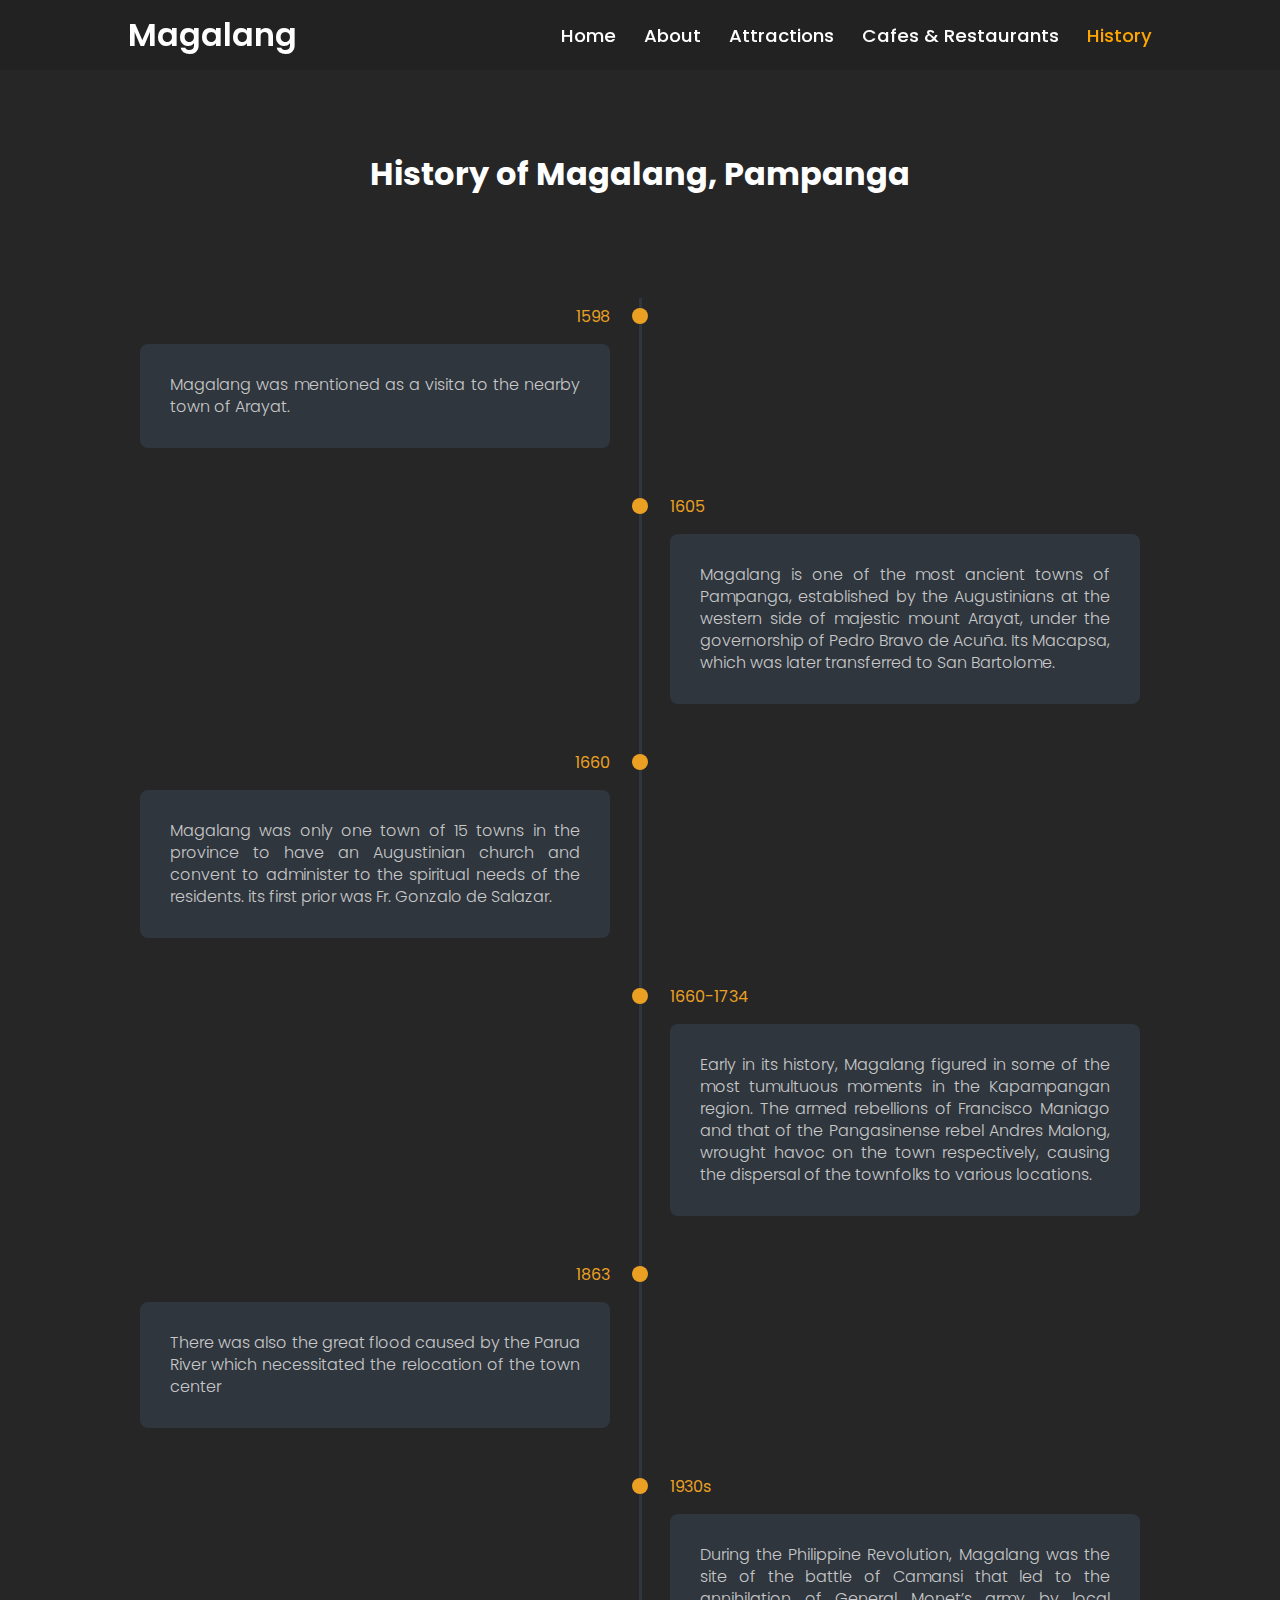
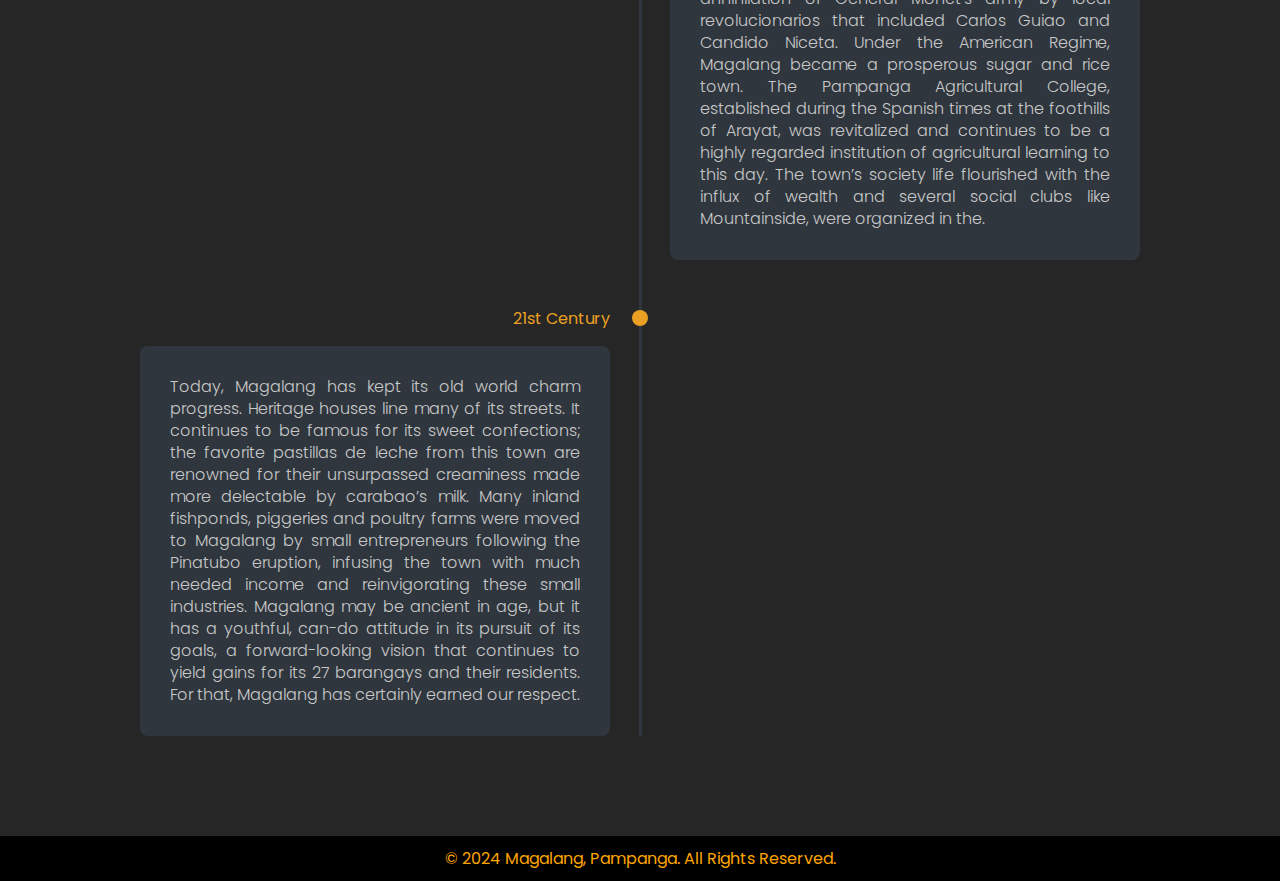
<file: history/history.html>
<!DOCTYPE html>
<html lang="en">
<head>
    <meta charset="UTF-8">
    <meta name="viewport" content="width=device-width, initial-scale=1.0">
    <title>History</title>
    <link href='https://unpkg.com/boxicons@2.1.4/css/boxicons.min.css' rel='stylesheet'>
    <link rel="stylesheet" href="history.css">
    <link rel="preconnect" href="https://fonts.googleapis.com">
    <link rel="preconnect" href="https://fonts.gstatic.com" crossorigin>
    <link href="https://fonts.googleapis.com/css2?family=Poppins:ital,wght@0,100;0,200;0,300;0,400;0,500;0,600;0,700;0,800;0,900;1,100;1,200;1,300;1,400;1,500;1,600;1,700;1,800;1,900&display=swap" rel="stylesheet">
</head>
<body>
    <header class="header" id="header">
        <a href="#" class="logo">Magalang</a>

        <input type="checkbox" id="check">
        <label for="check" class="icons">
            <i class='bx bx-menu' id="menu-icon"></i>
            <i class='bx bx-x' id="close-icon"></i>
        </label>

        <nav class="navbar">
            <a href="../home/index.html" style="--i:0;">Home</a>
            <a href="../about/abt.html" style="--i:1;">About</a>
            <a href="../attr/attra.html" style="--i:2;">Attractions</a>
            <a href="../res/res.html" style="--i:3;">Cafes & Restaurants</a>
            <a href="../history/history.html" style="--i:4;" id="home">History</a>
        </nav>
    </header>

    <h1>History of Magalang, Pampanga</h1> 

    <section class="tl-section">
        <div class="tl-items">
            <div class="tl-item">
                <div class="tl-dot"></div>
                <div class="tl-date">1598</div>
                <div class="tl-content">
                    <p>Magalang was mentioned as a visita to the nearby town of Arayat.</p>
                </div>
            </div>
            <div class="tl-item">
                <div class="tl-dot"></div>
                <div class="tl-date">1605</div>
                <div class="tl-content">
                    <p>Magalang is one of the most ancient towns of Pampanga, established by the Augustinians at the western side of majestic mount Arayat, under the governorship of Pedro Bravo de Acuña. Its Macapsa, which was later transferred to San Bartolome.</p>
                </div>
            </div>
            <div class="tl-item">
                <div class="tl-dot"></div>
                <div class="tl-date">1660</div>
                <div class="tl-content">
                    <p>Magalang was only one town of 15 towns in the province to have an Augustinian church and convent to administer to the spiritual needs of the residents. its first prior was Fr. Gonzalo de Salazar.</p>
                </div>
            </div>
            <div class="tl-item">
                <div class="tl-dot"></div>
                <div class="tl-date">1660-1734</div>
                <div class="tl-content">
                    <p>Early in its history, Magalang figured in some of the most tumultuous moments in the Kapampangan region. The armed rebellions of Francisco Maniago and that of the Pangasinense rebel Andres Malong, wrought havoc on the town  respectively, causing the dispersal of the townfolks to various locations.</p>
                </div>
            </div>
            <div class="tl-item">
                <div class="tl-dot"></div>
                <div class="tl-date">1863</div>
                <div class="tl-content">
                    <p>There was also the great flood caused by the Parua River  which necessitated the relocation of the town center</p>
                </div>
            </div>
            <div class="tl-item">
                <div class="tl-dot"></div>
                <div class="tl-date">1930s</div>
                <div class="tl-content">
                    <p>During the Philippine Revolution, Magalang was the site of the battle of Camansi that led to the annihilation of General Monet’s army by local revolucionarios that included Carlos Guiao and Candido Niceta. Under the American Regime, Magalang became a prosperous sugar and rice town. The Pampanga Agricultural College, established during the Spanish times at the foothills of Arayat, was revitalized and continues to be a highly regarded institution of agricultural learning to this day. The town’s society life flourished with the influx of wealth and several social clubs like Mountainside, were organized in the.</p>
                 </div>
             </div>
             <div class="tl-item">
                <div class="tl-dot"></div>
                <div class="tl-date">21st Century</div>
                <div class="tl-content">
                    <p> Today, Magalang has kept its old world charm progress. Heritage houses line many of its streets. It continues to be famous for its sweet confections; the favorite pastillas de leche from this town are renowned for their unsurpassed creaminess made more delectable by carabao’s milk. Many inland fishponds, piggeries and poultry farms were moved to Magalang by small entrepreneurs following the Pinatubo eruption, infusing the town with much needed income and reinvigorating these small industries. Magalang may be ancient in age, but it has a youthful, can-do attitude in its pursuit of its goals, a forward-looking vision that continues to yield gains for its 27 barangays and their residents. For that, Magalang has certainly earned our respect.</p>
                 </div>
             </div>
        </div>
    </section>

    <footer>
        &copy; 2024 Magalang, Pampanga. All Rights Reserved.
    </footer>

</body>
</html>
</file>
<file: history/history.css>
@import url('https://fonts.googleapis.com/css2?family=Poppins:ital,wght@0,100;0,200;0,300;0,400;0,500;0,600;0,700;0,800;0,900;1,100;1,200;1,300;1,400;1,500;1,600;1,700;1,800;1,900&display=swap');

* {
    font-family: 'Poppins';
    margin: 0;
    padding: 0;
    box-sizing: border-box;
}

html {
    scroll-behavior: smooth;
}

body {
    background: rgb(38, 38, 38);
    background-size: cover;
    background-position: center;
}

#home {
    color: orange;
}

.header {
    position: fixed;
    top: 0;
    left: 0;
    width: 100%;
    padding: 1.3rem 10%;
    /* background: rgba(0,0,0,.1); */
    backdrop-filter: blur(50px);
    display: flex;
    justify-content: space-between;
    align-items: center;
    z-index: 100;
    height: 70px;
}

.header::before {
    content: '';
    position: absolute;
    top: 0;
    left: 0;
    width: 100%;
    height: 100%;
    background: rgba(0,0,0,.1);
    backdrop-filter: blur(50px);
    z-index: -1;
}

.header::after {
    content: '';
    position: absolute;
    top: 0;
    left: -100%;
    width: 100%;
    height: 100%;
    background: linear-gradient(90deg, transparent, rgba(255, 255, 255, .4), transparent);
    transition: 1s;
}

.header:hover::after {
    left: 100%;
}

.logo {
    font-size: 2rem;
    color: white;
    text-decoration: none;
    font-weight: 600;
}

.navbar a {
    font-size: 1.15rem;
    color: white;
    text-decoration: none;
    font-weight: 500;
    transition: 0.3s ease;
    margin-left: 1.5rem;
    cursor: pointer;
}

.navbar a:hover {
    color: orange;
}

#check {
    display: none;
}

.icons {
    position: absolute;
    font-size: 2.8rem;
    right: 5%;
    color: white;
    cursor: pointer;
    display: none;
}

@media (max-width: 992px) {
    .header {
        padding: 1.3rem 5%;
    }
}

@media (max-width: 768px) {
    .icons {
        display: inline-flex;
    }

    #check:checked~.icons #menu-icon {
        display: none;

    }

    .icons #close-icon {
        display: none;
    }

    #check:checked~.icons #close-icon {
        display: block;
    }

    .navbar {
        position: absolute;
        top: 100%;
        left: 0;
        width: 100%;
        height: 0;
        background: black;
        backdrop-filter: blur(50px);
        box-shadow: 0 .5rem 1rem rgba(0,0,0,.1);
        overflow: hidden;
        transition: .3s ease;
    }

    #check:checked~.navbar {
        height: 15.3rem;
        
    }

    .navbar a {
        display: block;
        font-size: 1.1rem;
        margin: 1.1rem 0;
        text-align: center;
        transform: translateY(-50px);
        opacity: 0;
        transition: .3s ease;
    }

    #check:checked~.navbar a {
        transform: translateY(0);
        opacity: 1;
        transition-delay: calc(.12s * var(--i));
    }
}

.tl-section {
    min-height: 100vh;
    padding: 100px 15px;
}

.tl-items {
    max-width: 1000px;
    margin: auto;
    display: flex;
    flex-wrap: wrap;
    position: relative;
}

.tl-items::before {
    content: '';
    position: absolute;
    width: 3px;
    height: 100%;
    background-color: #2f363e;
    left: calc(50% - 1px);
}

.tl-item {
    margin-bottom: 40px;
    width: 100%;
    position: relative;
}

.tl-item:last-child {
    margin-bottom: 0;
}

.tl-item:nth-child(odd) {
    padding-right: calc(50% + 30px);
    text-align: right;
}

.tl-item:nth-child(even) {
    padding-left: calc(50% + 30px);
}

.tl-dot {
    height: 16px;
    width: 16px;
    background-color: #eaa023;
    position: absolute;
    left: calc(50% - 8px);
    border-radius: 50%;
    top: 10px;
}

.tl-date {
    font-size: 16px;
    color: #eaa023;
    margin: 6px 0 15px;
}

.tl-content {
    background-color: #2f363e;
    padding: 30px;
    border-radius: 8px;
}

.tl-content p {
    color: #c8c8c8;
    font-size: 16px;
    font-weight: 300;
    line-height: 22px;
    text-align: justify;
}

h1 {
    color: white;
    margin-top: 150px;
    display: flex;
    justify-content: center;
    align-items: center;
}

@media (max-width: 767px) {
    .tl-items::before {
        left: 7px;
    }

    .tl-item:nth-child(odd) {
        padding-right: 0;
    }

    .tl-item:nth-child(odd) {
        padding-right: 0;
        text-align: left;
    }

    .tl-item:nth-child(odd),
    .tl-item:nth-child(even) {
        padding-left: 37px;
    }

    .tl-dot {
        left: 0;
    }
}

footer {
    color: orange;
    text-align: center;
    padding: 10px;
    background: black;
}
</file>
